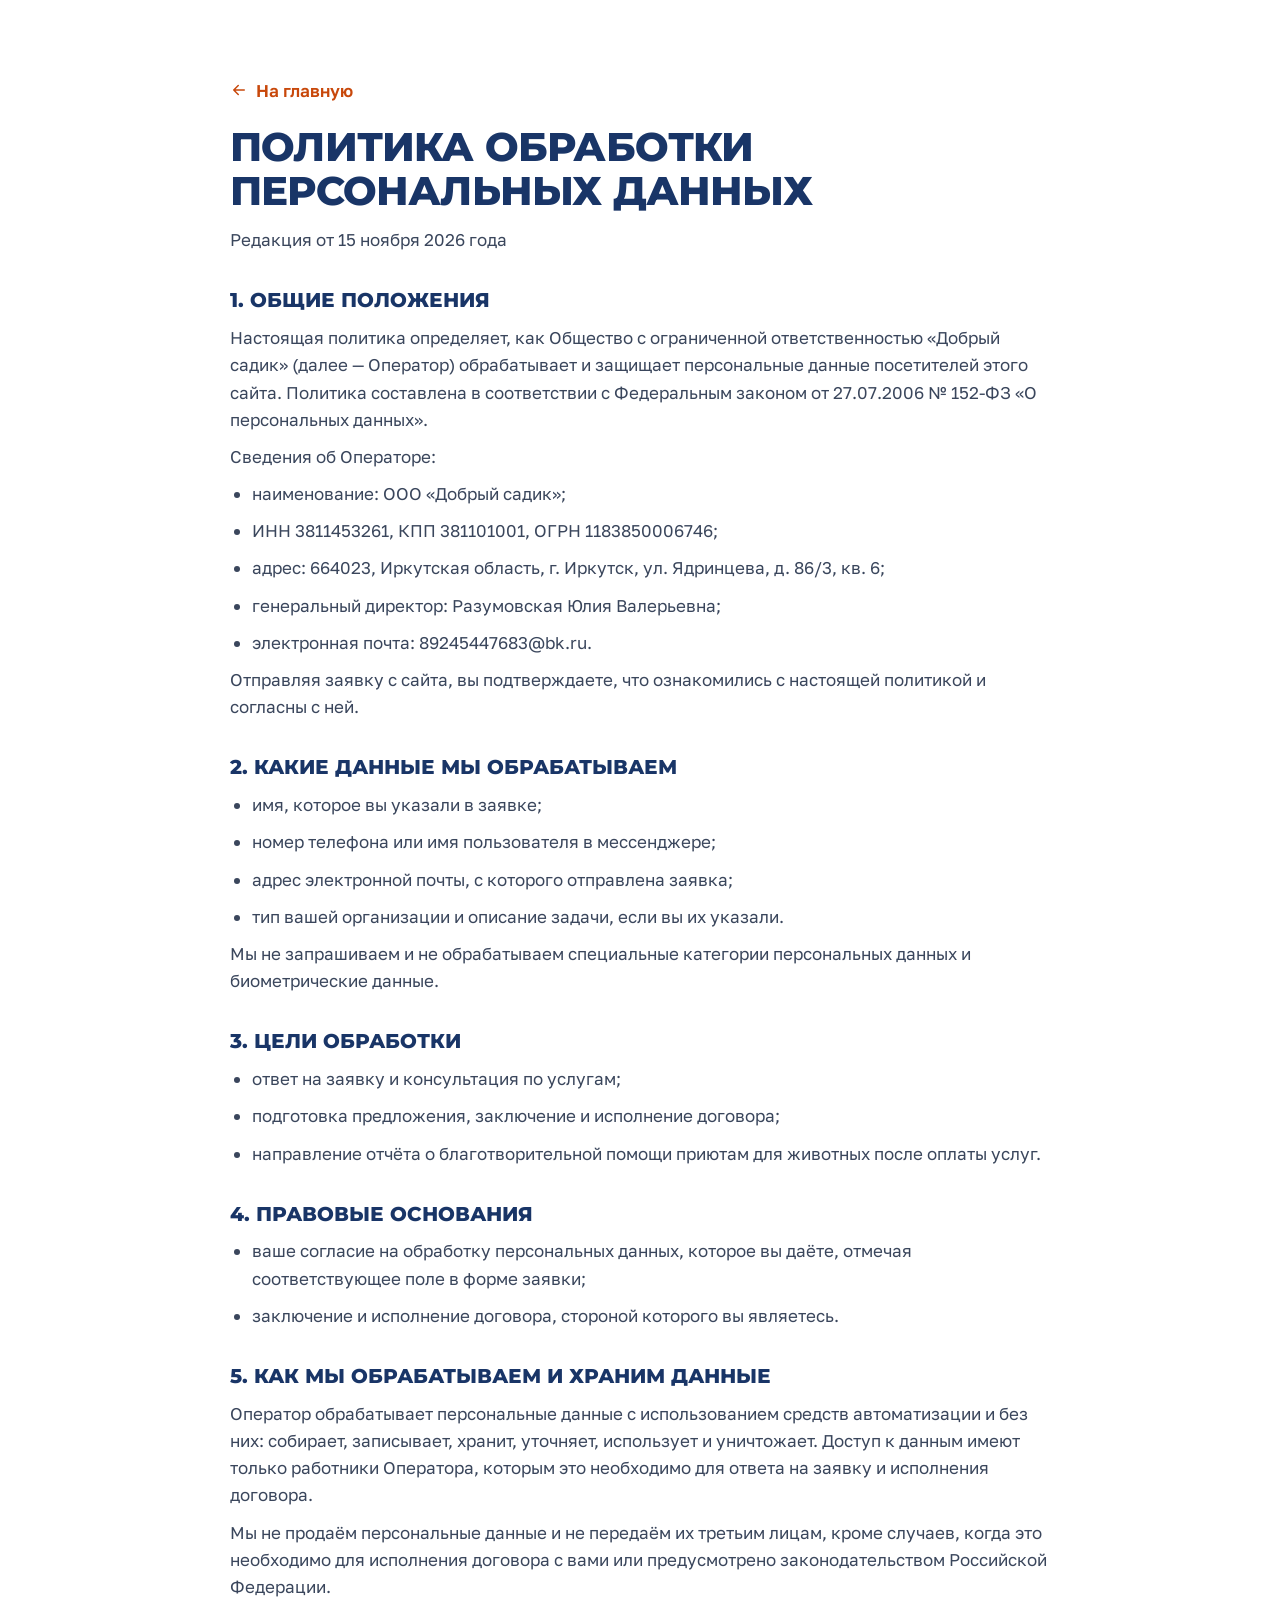
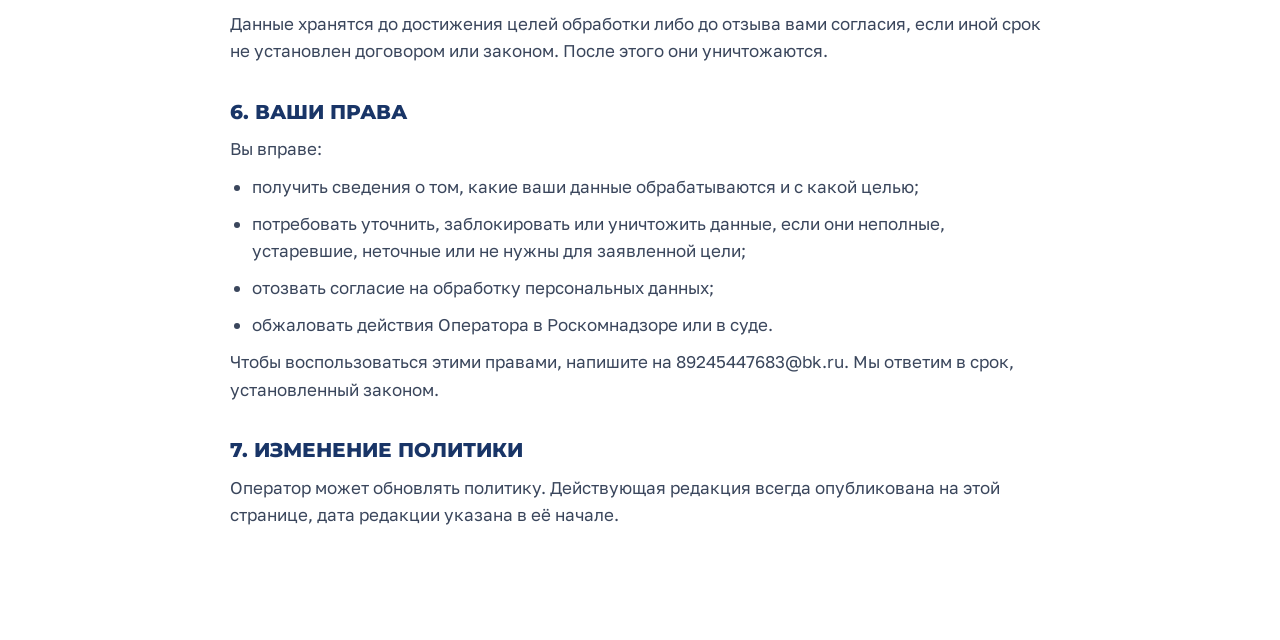
<file: privacy.html>
<!DOCTYPE html>
<html lang="ru">
<head>
<meta charset="utf-8">
<meta name="viewport" content="width=device-width, initial-scale=1">
<title>Политика обработки персональных данных — ООО «Добрый садик»</title>
<meta name="robots" content="noindex">
<link rel="icon" href="assets/favicon.svg" type="image/svg+xml">
<link rel="preconnect" href="https://fonts.googleapis.com">
<link rel="preconnect" href="https://fonts.gstatic.com" crossorigin>
<link href="https://fonts.googleapis.com/css2?family=Golos+Text:wght@400;500;600;700&family=Montserrat:wght@600;700;800;900&display=swap" rel="stylesheet">
<link rel="stylesheet" href="css/style.css">
</head>
<body>
<svg width="0" height="0" style="position:absolute" aria-hidden="true"><defs><symbol id="i-arrow" viewBox="0 0 24 24"><path d="M5 12h14M13 6l6 6-6 6"/></symbol></defs></svg>

<main class="legal">
  <div class="container">
    <a class="legal__back" href="index.html"><svg class="ico"><use href="#i-arrow"/></svg> На главную</a>
    <h1>Политика обработки персональных данных</h1>
    <p>Редакция от 15 ноября 2026 года</p>

    <h2>1. Общие положения</h2>
    <p>Настоящая политика определяет, как Общество с ограниченной ответственностью «Добрый садик» (далее — Оператор) обрабатывает и защищает персональные данные посетителей этого сайта. Политика составлена в соответствии с Федеральным законом от 27.07.2006 № 152-ФЗ «О персональных данных».</p>
    <p>Сведения об Операторе:</p>
    <ul>
      <li>наименование: ООО «Добрый садик»;</li>
      <li>ИНН 3811453261, КПП 381101001, ОГРН 1183850006746;</li>
      <li>адрес: 664023, Иркутская область, г. Иркутск, ул. Ядринцева, д. 86/3, кв. 6;</li>
      <li>генеральный директор: Разумовская Юлия Валерьевна;</li>
      <li>электронная почта: <a href="mailto:89245447683@bk.ru">89245447683@bk.ru</a>.</li>
    </ul>
    <p>Отправляя заявку с сайта, вы подтверждаете, что ознакомились с настоящей политикой и согласны с ней.</p>

    <h2>2. Какие данные мы обрабатываем</h2>
    <ul>
      <li>имя, которое вы указали в заявке;</li>
      <li>номер телефона или имя пользователя в мессенджере;</li>
      <li>адрес электронной почты, с которого отправлена заявка;</li>
      <li>тип вашей организации и описание задачи, если вы их указали.</li>
    </ul>
    <p>Мы не запрашиваем и не обрабатываем специальные категории персональных данных и биометрические данные.</p>

    <h2>3. Цели обработки</h2>
    <ul>
      <li>ответ на заявку и консультация по услугам;</li>
      <li>подготовка предложения, заключение и исполнение договора;</li>
      <li>направление отчёта о благотворительной помощи приютам для животных после оплаты услуг.</li>
    </ul>

    <h2>4. Правовые основания</h2>
    <ul>
      <li>ваше согласие на обработку персональных данных, которое вы даёте, отмечая соответствующее поле в форме заявки;</li>
      <li>заключение и исполнение договора, стороной которого вы являетесь.</li>
    </ul>

    <h2>5. Как мы обрабатываем и храним данные</h2>
    <p>Оператор обрабатывает персональные данные с использованием средств автоматизации и без них: собирает, записывает, хранит, уточняет, использует и уничтожает. Доступ к данным имеют только работники Оператора, которым это необходимо для ответа на заявку и исполнения договора.</p>
    <p>Мы не продаём персональные данные и не передаём их третьим лицам, кроме случаев, когда это необходимо для исполнения договора с вами или предусмотрено законодательством Российской Федерации.</p>
    <p>Данные хранятся до достижения целей обработки либо до отзыва вами согласия, если иной срок не установлен договором или законом. После этого они уничтожаются.</p>

    <h2>6. Ваши права</h2>
    <p>Вы вправе:</p>
    <ul>
      <li>получить сведения о том, какие ваши данные обрабатываются и с какой целью;</li>
      <li>потребовать уточнить, заблокировать или уничтожить данные, если они неполные, устаревшие, неточные или не нужны для заявленной цели;</li>
      <li>отозвать согласие на обработку персональных данных;</li>
      <li>обжаловать действия Оператора в Роскомнадзоре или в суде.</li>
    </ul>
    <p>Чтобы воспользоваться этими правами, напишите на <a href="mailto:89245447683@bk.ru">89245447683@bk.ru</a>. Мы ответим в срок, установленный законом.</p>

    <h2>7. Изменение политики</h2>
    <p>Оператор может обновлять политику. Действующая редакция всегда опубликована на этой странице, дата редакции указана в её начале.</p>
  </div>
</main>
</body>
</html>
</file>
<file: css/style.css>
/* ==========================================================================
   Юлия Разумовская — консалтинг для детских садов и школ
   ========================================================================== */

:root {
  --navy-950: #071226;
  --navy-900: #0b1b38;
  --navy-800: #11264d;
  --navy-700: #193567;
  --ink: #1e2a40;
  --muted: #627089;
  --orange: #f2682a;
  --orange-600: #d9500f;
  --orange-700: #c8480b;
  --orange-100: #ffeadd;
  --gold: #c9a36b;
  --cream: #faf6ef;
  --cream-200: #f2e9db;
  --white: #fff;
  --line: #e2e7f0;

  --radius: 22px;
  --shadow: 0 30px 60px -30px rgba(11, 27, 56, .35);
  --shadow-sm: 0 12px 30px -18px rgba(11, 27, 56, .35);

  --font-head: 'Montserrat', 'Segoe UI', Arial, sans-serif;
  --font-body: 'Golos Text', 'Segoe UI', system-ui, -apple-system, Arial, sans-serif;
  --font-accent: 'Playfair Display', Georgia, 'Times New Roman', serif;

  --ease: cubic-bezier(.2, .7, .2, 1);
  --header-h: 76px;
}

/* ---------- База ---------- */
*, *::before, *::after { box-sizing: border-box; }
html { scroll-behavior: smooth; scroll-padding-top: calc(var(--header-h) + 16px); -webkit-text-size-adjust: 100%; }
body {
  margin: 0;
  font: 400 17px/1.6 var(--font-body);
  color: var(--ink);
  background: var(--white);
  -webkit-font-smoothing: antialiased;
  text-rendering: optimizeLegibility;
}
img, svg { display: block; max-width: 100%; }
a { color: inherit; text-decoration: none; }
ul, ol { margin: 0; padding: 0; list-style: none; }
h1, h2, h3, p, figure, blockquote, fieldset { margin: 0; }
fieldset { border: 0; padding: 0; min-width: 0; }
button, input, select, textarea { font: inherit; color: inherit; }
button { background: none; border: 0; padding: 0; cursor: pointer; }
[hidden] { display: none !important; }
:focus-visible { outline: 3px solid var(--orange); outline-offset: 3px; border-radius: 6px; }
::selection { background: var(--orange); color: #fff; }

.container { width: min(100% - 48px, 1240px); margin-inline: auto; }

.skip { position: absolute; left: 16px; top: -60px; z-index: 100; background: var(--navy-800); color: #fff; padding: 10px 16px; border-radius: 10px; transition: top .2s; }
.skip:focus { top: 12px; }

.ico { width: 1.25em; height: 1.25em; flex: none; fill: none; stroke: currentColor; stroke-width: 2; stroke-linecap: round; stroke-linejoin: round; }
.ico-paw { width: 1.2em; height: 1.2em; flex: none; fill: currentColor; }

/* ---------- Типографика ---------- */
h1, h2, h3 { font-family: var(--font-head); color: var(--navy-700); text-wrap: balance; }
h2 {
  font-weight: 800;
  font-size: clamp(25px, 1.7vw + 17px, 42px);
  line-height: 1.14;
  letter-spacing: -.012em;
  text-transform: uppercase;
}
h1 em, h2 em, .manifest em {
  font-family: var(--font-accent);
  font-style: italic;
  font-weight: 500;
  text-transform: none;
  letter-spacing: -.01em;
  color: var(--orange);
  font-size: 1.12em;
  line-height: 1;
}
h3 { font-weight: 700; font-size: 19px; line-height: 1.25; }
.lead { font-size: clamp(17px, .4vw + 15.500px, 20px); line-height: 1.55; color: var(--muted); max-width: 44em; }

.eyebrow {
  display: inline-flex; align-items: center; gap: 12px;
  font: 700 12.500px/1 var(--font-head);
  letter-spacing: .16em; text-transform: uppercase;
  color: var(--orange-700);
  margin-bottom: 18px;
}
.eyebrow::before { content: ""; width: 34px; height: 2px; background: currentColor; }
.eyebrow--light { color: #ffb48c; }

/* ---------- Кнопки ---------- */
.btn {
  display: inline-flex; align-items: center; justify-content: center; gap: 10px;
  padding: 15px 22px;
  border-radius: 14px;
  font: 700 13px/1 var(--font-head);
  letter-spacing: .07em; text-transform: uppercase; white-space: nowrap;
  transition: transform .25s var(--ease), background-color .25s, color .25s, box-shadow .25s, border-color .25s;
}
.btn .ico { transition: transform .3s var(--ease); }
.btn:hover .ico { transform: translateX(4px); }
.btn--primary { background: var(--orange-600); color: #fff; box-shadow: 0 16px 30px -14px rgba(217, 80, 15, .85); }
.btn--primary:hover { background: var(--orange-700); transform: translateY(-2px); box-shadow: 0 22px 36px -14px rgba(217, 80, 15, .9); }
.btn--ghost { border: 2px solid var(--navy-700); color: var(--navy-700); padding: 13px 20px; }
.btn--ghost:hover { background: var(--navy-700); color: #fff; }
.btn--link { padding: 8px 2px; border-radius: 0; color: var(--navy-700); box-shadow: inset 0 -2px 0 var(--navy-700); }
.btn--link:hover { color: var(--orange-700); box-shadow: inset 0 -2px 0 var(--orange-700); }
.btn--lg { padding: 19px 28px; font-size: 14px; border-radius: 16px; }
.btn--block { width: 100%; }

/* ---------- Шапка ---------- */
.header {
  position: sticky; top: 0; z-index: 60;
  background: rgba(255, 255, 255, .88);
  -webkit-backdrop-filter: saturate(1.5) blur(16px); backdrop-filter: saturate(1.5) blur(16px);
  border-bottom: 1px solid transparent;
  transition: border-color .3s, box-shadow .3s;
}
.header.is-scrolled { border-color: var(--line); box-shadow: 0 14px 30px -24px rgba(11, 27, 56, .5); }
.header__in { display: flex; align-items: center; gap: 28px; height: var(--header-h); }

.logo { display: inline-flex; align-items: center; gap: 12px; flex: none; }
.logo__mark {
  display: grid; place-items: center; width: 46px; height: 46px; border-radius: 50%;
  background: var(--navy-800); color: #fff;
  font: 800 15px/1 var(--font-head); letter-spacing: .02em;
  box-shadow: inset 0 0 0 2px var(--navy-800), inset 0 0 0 3.500px var(--gold);
}
.logo__text { display: grid; line-height: 1.15; }
.logo__text b { font: 800 16px/1.15 var(--font-head); color: var(--navy-700); letter-spacing: -.005em; }
.logo__text i { font-style: normal; font-size: 12px; color: var(--muted); letter-spacing: .02em; }
.logo--light .logo__mark { background: var(--orange-600); box-shadow: none; }
.logo--light .logo__text b { color: #fff; }
.logo--light .logo__text i { color: rgba(255, 255, 255, .6); }

.nav { display: flex; gap: clamp(14px, 1.700vw, 28px); margin-left: auto; }
.nav a { position: relative; font-size: 15px; font-weight: 500; color: var(--navy-700); padding: 8px 0; white-space: nowrap; }
.nav a::after { content: ""; position: absolute; left: 0; right: 0; bottom: 2px; height: 2px; background: var(--orange); transform: scaleX(0); transform-origin: left; transition: transform .3s var(--ease); }
.nav a:hover::after, .nav a.is-active::after { transform: scaleX(1); }

.burger { display: none; width: 46px; height: 46px; border-radius: 12px; border: 2px solid var(--navy-700); position: relative; flex: none; }
.burger span { position: absolute; left: 11px; right: 11px; height: 2px; background: var(--navy-700); border-radius: 2px; transition: transform .3s var(--ease), opacity .2s, top .3s var(--ease); }
.burger span:nth-child(1) { top: 14px; }
.burger span:nth-child(2) { top: 20px; }
.burger span:nth-child(3) { top: 26px; }
.burger[aria-expanded="true"] span:nth-child(1) { top: 20px; transform: rotate(45deg); }
.burger[aria-expanded="true"] span:nth-child(2) { opacity: 0; }
.burger[aria-expanded="true"] span:nth-child(3) { top: 20px; transform: rotate(-45deg); }

.mnav {
  position: fixed; inset: var(--header-h) 0 0 0; z-index: 55;
  background: var(--white);
  padding: 20px 24px 32px;
  display: flex; flex-direction: column; gap: 22px;
  overflow-y: auto;
  animation: mnav-in .3s var(--ease);
}
@keyframes mnav-in { from { opacity: 0; transform: translateY(-10px); } }
.mnav nav { display: grid; }
.mnav nav a { padding: 15px 0; border-bottom: 1px solid var(--line); font: 700 19px/1.2 var(--font-head); color: var(--navy-700); }
.mnav__note { display: flex; align-items: center; gap: 10px; color: var(--muted); font-size: 15px; }
.mnav__note .ico-paw { color: var(--orange); }

/* ---------- Hero ---------- */
.hero { position: relative; padding: clamp(28px, 4.500vw, 60px) 0 clamp(56px, 7vw, 100px); overflow: hidden; }
.hero::before {
  content: ""; position: absolute; right: -12vw; top: -18vw; width: 62vw; height: 62vw; max-width: 980px; max-height: 980px;
  background: radial-gradient(closest-side, var(--cream) 0%, rgba(250, 246, 239, 0) 100%);
  pointer-events: none;
}
.hero__grid { position: relative; display: grid; grid-template-columns: minmax(0, 1.180fr) minmax(0, .82fr); gap: clamp(28px, 4vw, 72px); align-items: center; }

.pill {
  display: inline-flex; align-items: center; gap: 10px;
  padding: 9px 16px 9px 12px; border-radius: 999px;
  background: var(--orange-100); color: var(--orange-700);
  font-size: 14.500px; font-weight: 600; line-height: 1.25;
  transition: background-color .25s, transform .25s var(--ease);
}
.pill:hover { background: #ffdcc8; transform: translateY(-2px); }
.pill .ico-paw { width: 22px; height: 22px; }
.pill .ico { width: 16px; height: 16px; }

h1 {
  margin-top: 26px;
  font-weight: 800;
  font-size: clamp(30px, 3.900vw + 14px, 64px);
  line-height: 1.04;
  letter-spacing: -.02em;
  text-transform: uppercase;
}
.h1__line { display: block; }
h1 em { display: block; margin-top: .12em; font-size: 1.08em; line-height: 1.05; padding-bottom: .08em; }

.hero__lead { margin-top: 24px; max-width: 34em; font-size: clamp(17px, .5vw + 15.500px, 20px); line-height: 1.55; color: var(--muted); }

.tags { display: flex; flex-wrap: wrap; gap: 8px; margin-top: 26px; max-width: 620px; }
.tags a {
  display: block; padding: 9px 14px; border: 1.500px solid #c9d2e3; border-radius: 10px;
  font: 600 11.500px/1 var(--font-head); letter-spacing: .08em; text-transform: uppercase; color: var(--navy-700);
  transition: border-color .25s, background-color .25s, color .25s, transform .25s var(--ease);
}
.tags a:hover { border-color: var(--navy-700); background: var(--navy-700); color: #fff; transform: translateY(-2px); }

.hero__cta { display: flex; flex-wrap: wrap; align-items: center; gap: 14px 28px; margin-top: 34px; }

.hero__visual { position: relative; justify-self: center; width: min(100%, 460px); aspect-ratio: 46 / 60; }
.hero__dots {
  position: absolute; inset: -4% -16% 6% -16%; border-radius: 50%;
  color: var(--navy-700);
  background-image: radial-gradient(currentColor 1.600px, transparent 2.100px);
  background-size: 17px 17px;
  opacity: .3;
  -webkit-mask-image: radial-gradient(closest-side, #000 52%, transparent 100%); mask-image: radial-gradient(closest-side, #000 52%, transparent 100%);
  animation: spin 120s linear infinite;
}
.hero__arc { position: absolute; inset: 3% 7% 0 7%; border: 1.500px solid var(--gold); border-radius: 999px 999px 30px 30px; transform: translate(-16px, -14px); }
.hero__photo {
  position: absolute; inset: 3% 7% 0 7%;
  border-radius: 999px 999px 30px 30px; overflow: hidden;
  background: var(--cream-200);
  box-shadow: 0 50px 80px -46px rgba(11, 27, 56, .6);
}
.hero__photo img { width: 100%; height: 100%; object-fit: cover; object-position: 50% 6%; }

.hero__badge { position: absolute; right: -3%; top: 9%; width: 128px; height: 128px; border-radius: 50%; background: var(--orange); color: #fff; display: grid; place-items: center; box-shadow: 0 20px 40px -16px rgba(217, 80, 15, .8); }
.hero__badge-text { position: absolute; inset: 0; width: 100%; height: 100%; animation: spin 22s linear infinite; }
.hero__badge-text text { font: 700 12.500px var(--font-head); letter-spacing: .08em; fill: #fff; }
.hero__badge-paw { width: 44px; height: 44px; fill: #fff; transform: rotate(14deg); }

.hero__card {
  position: absolute; left: -6%; bottom: 7%;
  padding: 16px 22px 16px 20px;
  background: #fff; border-radius: 18px; border-left: 4px solid var(--orange);
  box-shadow: var(--shadow);
  display: grid; gap: 4px;
}
.hero__card b { font: 800 17px/1.2 var(--font-head); color: var(--navy-700); }
.hero__card span { font-size: 13.500px; line-height: 1.35; color: var(--muted); }

@keyframes spin { to { transform: rotate(360deg); } }

/* ---------- Цифры ---------- */
.stats { position: relative; background: var(--navy-800); color: #fff; overflow: hidden; }
.stats::after {
  content: ""; position: absolute; right: -80px; top: -120px; width: 420px; height: 420px; border-radius: 50%;
  background-image: radial-gradient(rgba(255, 255, 255, .5) 1.500px, transparent 2px); background-size: 16px 16px;
  -webkit-mask-image: radial-gradient(closest-side, #000 20%, transparent 100%); mask-image: radial-gradient(closest-side, #000 20%, transparent 100%);
  opacity: .35; pointer-events: none;
}
.stats__in { position: relative; z-index: 1; display: grid; grid-template-columns: 260px 1fr; align-items: stretch; }
.stats__label { position: relative; display: flex; align-items: center; padding: 34px 0; }
.stats__label::before { content: ""; position: absolute; inset: 0 -8px 0 -100vw; background: var(--orange); transform: skewX(-16deg); transform-origin: 100% 100%; }
.stats__label span { position: relative; font: 800 clamp(22px, 2vw, 30px)/1.1 var(--font-head); letter-spacing: .01em; text-transform: uppercase; }
.stats__list { display: grid; grid-template-columns: repeat(4, 1fr); padding: 34px 0 34px 64px; }
.stats__list li { padding: 2px 22px; border-left: 1px solid rgba(255, 255, 255, .16); display: grid; gap: 8px; align-content: start; }
.stats__list li:first-child { border-left: 0; padding-left: 0; }
.stats__list b { font: 800 clamp(34px, 3.200vw, 50px)/1 var(--font-head); letter-spacing: -.02em; font-variant-numeric: tabular-nums; }
.stats__list li:last-child b { color: #ff9a66; }
.stats__list li > span { font-size: 14.500px; line-height: 1.4; color: rgba(255, 255, 255, .72); }

/* ---------- Секции ---------- */
.section { position: relative; padding: clamp(72px, 9vw, 130px) 0; overflow-x: hidden; }
@supports (overflow: clip) { .section { overflow-x: clip; } }
.section--tight-top { padding-top: clamp(24px, 3vw, 40px); }
.section--cream { background: var(--cream); }
.section--navy {
  background:
    radial-gradient(900px 500px at 88% -10%, rgba(242, 104, 42, .2), transparent 62%),
    radial-gradient(700px 520px at -6% 108%, rgba(60, 110, 200, .25), transparent 62%),
    var(--navy-900);
  color: rgba(255, 255, 255, .82);
}
.section--navy h2, .section--navy h3 { color: #fff; }
.section--navy .lead { color: rgba(255, 255, 255, .72); }
.section--navy .eyebrow { color: #ffb48c; }

.shead { position: relative; z-index: 0; padding-top: clamp(30px, 5vw, 72px); margin-bottom: clamp(36px, 4.500vw, 60px); }
.shead h2 { max-width: 20em; }
.shead .lead { margin-top: 20px; }
.shead--center { text-align: center; }
.shead--center h2, .shead--center .lead { margin-inline: auto; }
.shead--center h2 { max-width: 23em; }
.shead__ghost {
  position: absolute; z-index: -1; top: 0; left: -.04em;
  font: 900 clamp(76px, 13.500vw, 196px)/.8 var(--font-head); letter-spacing: -.04em; white-space: nowrap;
  color: rgba(25, 53, 103, .05);
  pointer-events: none; user-select: none;
}
.shead--center .shead__ghost { left: 50%; transform: translateX(-50%); }
.section--cream .shead__ghost { color: rgba(140, 100, 40, .08); }
.section--navy .shead__ghost { color: rgba(255, 255, 255, .045); }

/* ---------- О Юлии ---------- */
.about { padding: clamp(56px, 7vw, 100px) 0; }
.about__grid { display: grid; grid-template-columns: minmax(0, 1.100fr) minmax(0, .9fr); gap: clamp(28px, 5vw, 80px); align-items: center; }
.about .shead { margin-bottom: 0; }
.creds { display: grid; gap: 16px; }
.cred { display: flex; gap: 20px; align-items: flex-start; padding: 26px; background: #fff; border: 1px solid #efe6d8; border-radius: var(--radius); transition: transform .35s var(--ease), box-shadow .35s; }
.cred:hover { transform: translateY(-4px); box-shadow: var(--shadow-sm); }
.cred__ico { flex: none; display: grid; place-items: center; width: 58px; height: 58px; border-radius: 18px; background: var(--navy-800); color: #fff; font-size: 23px; }
.cred__tag { font: 700 11.500px/1 var(--font-head); letter-spacing: .16em; text-transform: uppercase; color: var(--orange-700); margin-bottom: 9px; }
.cred h3 { font-size: clamp(19px, 1.600vw, 22px); font-weight: 800; margin-bottom: 6px; }
.cred p:last-child { font-size: 15.500px; line-height: 1.5; color: var(--muted); }

/* ---------- Дипломы и награды ---------- */
.awards { margin-top: clamp(44px, 5.500vw, 72px); }
.awards__head { display: flex; align-items: flex-end; justify-content: space-between; gap: 20px; margin-bottom: 22px; }
.awards__head .eyebrow { margin-bottom: 12px; }
.awards__title { font-size: clamp(21px, 1.900vw, 27px); font-weight: 800; }
.awards__hint { margin-top: 8px; font-size: 15.500px; color: var(--muted); }
.awards__nav { display: flex; gap: 10px; flex: none; }
.awards__btn { display: grid; place-items: center; width: 50px; height: 50px; border-radius: 50%; border: 2px solid var(--navy-700); color: var(--navy-700); transition: background-color .25s, color .25s, opacity .25s; }
.awards__btn--prev .ico { transform: rotate(180deg); }
.awards__btn:hover:not(:disabled) { background: var(--navy-700); color: #fff; }
.awards__btn:disabled { opacity: .28; cursor: default; }

.awards__track { display: flex; gap: 18px; overflow-x: auto; scroll-snap-type: x proximity; padding: 8px 2px 20px; scrollbar-width: thin; scrollbar-color: #d8c9ae transparent; }
.awards__track > li { flex: none; width: clamp(218px, 20vw, 258px); scroll-snap-align: start; }
.award { display: flex; flex-direction: column; width: 100%; height: 100%; padding: 12px 12px 18px; text-align: left; background: #fff; border: 1px solid #efe6d8; border-radius: 20px; transition: transform .35s var(--ease), box-shadow .35s, border-color .35s; }
.award:hover { transform: translateY(-6px); box-shadow: var(--shadow); border-color: transparent; }
.award__img { position: relative; display: block; aspect-ratio: 4 / 5; padding: 12px; margin-bottom: 14px; border-radius: 12px; background: var(--cream-200); overflow: hidden; }
.award__img img { width: 100%; height: 100%; object-fit: contain; filter: drop-shadow(0 8px 12px rgba(11, 27, 56, .28)); transition: transform .5s var(--ease); }
.award:hover .award__img img { transform: scale(1.040); }
.award__img::after {
  content: ""; position: absolute; right: 10px; bottom: 10px; width: 36px; height: 36px; border-radius: 50%;
  background: var(--orange-600) url("data:image/svg+xml,%3Csvg xmlns='http://www.w3.org/2000/svg' viewBox='0 0 24 24' fill='none' stroke='%23fff' stroke-width='2.200' stroke-linecap='round'%3E%3Ccircle cx='11' cy='11' r='6'/%3E%3Cpath d='M15.500 15.500 20 20M11 8.500v5M8.500 11h5'/%3E%3C/svg%3E") center / 20px no-repeat;
  opacity: 0; transform: scale(.7); transition: opacity .3s, transform .3s var(--ease);
}
.award:hover .award__img::after, .award:focus-visible .award__img::after { opacity: 1; transform: none; }
.award__meta { display: flex; justify-content: space-between; gap: 10px; margin-bottom: 8px; font: 700 11px/1 var(--font-head); letter-spacing: .14em; text-transform: uppercase; }
.award__meta b { color: var(--orange-700); font-weight: 700; }
.award__meta i { font-style: normal; color: var(--muted); }
.award__title { margin-bottom: 6px; font: 700 16px/1.25 var(--font-head); color: var(--navy-700); }
.award__sub { font-size: 13.500px; line-height: 1.4; color: var(--muted); }

html:has(dialog[open]) { overflow: hidden; }
.lightbox { width: 100vw; height: 100vh; height: 100dvh; max-width: none; max-height: none; margin: 0; padding: 0; border: 0; background: transparent; overflow: hidden; }
.lightbox::backdrop { background: rgba(7, 18, 38, .9); -webkit-backdrop-filter: blur(6px); backdrop-filter: blur(6px); }
.lightbox__in { display: grid; grid-template-rows: minmax(0, 1fr) auto; justify-items: center; gap: 16px; height: 100%; padding: 26px 84px 22px; }
.lightbox__img { width: 100%; height: 100%; min-height: 0; object-fit: contain; filter: drop-shadow(0 30px 50px rgba(0, 0, 0, .55)); }
.lightbox__cap { display: grid; gap: 4px; max-width: 46em; text-align: center; color: #fff; }
.lightbox__cap b { font: 700 18px/1.25 var(--font-head); }
.lightbox__cap span { font-size: 14.500px; line-height: 1.4; color: rgba(255, 255, 255, .72); }
.lightbox__count { font-style: normal; font: 700 11.500px/1 var(--font-head); letter-spacing: .14em; color: #ffb48c; margin-top: 4px; }
.lightbox__btn { position: absolute; display: grid; place-items: center; width: 52px; height: 52px; border-radius: 50%; background: rgba(255, 255, 255, .12); color: #fff; font-size: 18px; transition: background-color .25s; }
.lightbox__btn:hover { background: var(--orange-600); }
.lightbox__close { top: 16px; right: 16px; }
.lightbox__close .ico { transform: rotate(45deg); }
.lightbox__prev, .lightbox__next { top: 50%; margin-top: -26px; }
.lightbox__prev { left: 16px; }
.lightbox__prev .ico { transform: rotate(180deg); }
.lightbox__next { right: 16px; }

/* ---------- Для кого ---------- */
.aud { display: grid; grid-template-columns: repeat(4, 1fr); gap: 20px; }
.aud__item { padding: 28px 24px 26px; border-radius: var(--radius); background: var(--cream); transition: transform .35s var(--ease), background-color .35s, box-shadow .35s; }
.aud__item:hover { transform: translateY(-6px); background: #fff; box-shadow: var(--shadow); }
.aud__ico { display: grid; place-items: center; width: 54px; height: 54px; border-radius: 16px; background: #fff; color: var(--orange-600); font-size: 21px; box-shadow: var(--shadow-sm); margin-bottom: 20px; transition: background-color .35s, color .35s; }
.aud__item:hover .aud__ico { background: var(--orange-600); color: #fff; }
.aud__item h3 { margin-bottom: 8px; }
.aud__item p { font-size: 15.500px; line-height: 1.5; color: var(--muted); }

.fit {
  position: relative; overflow: hidden;
  margin-top: 28px; padding: clamp(28px, 4vw, 52px);
  border-radius: 30px; background: var(--navy-800); color: #fff;
  display: grid; grid-template-columns: minmax(0, .8fr) minmax(0, 2fr); gap: clamp(24px, 4vw, 60px); align-items: start;
}
.fit::before {
  content: ""; position: absolute; left: -110px; bottom: -150px; width: 380px; height: 380px; border-radius: 50%;
  background-image: radial-gradient(rgba(255, 255, 255, .55) 1.500px, transparent 2px); background-size: 15px 15px;
  -webkit-mask-image: radial-gradient(closest-side, #000 20%, transparent 100%); mask-image: radial-gradient(closest-side, #000 20%, transparent 100%);
  opacity: .3;
}
.fit__head { position: relative; display: grid; gap: 6px; justify-items: start; }
.fit__head .eyebrow { margin-bottom: 8px; }
.fit__head h3 { color: #fff; font-weight: 800; font-size: clamp(24px, 2.200vw, 32px); text-transform: uppercase; line-height: 1.12; margin-bottom: 22px; }
.fit__list { position: relative; display: grid; grid-template-columns: 1fr 1fr; gap: 14px 32px; }
.fit__list li { display: flex; gap: 14px; align-items: flex-start; padding: 16px 0; border-top: 1px solid rgba(255, 255, 255, .14); font-size: 16px; line-height: 1.45; color: rgba(255, 255, 255, .88); }
.fit__list .ico { margin-top: 1px; width: 26px; height: 26px; padding: 5px; border-radius: 50%; background: var(--orange); color: #fff; stroke-width: 2.800; }

/* ---------- Услуги ---------- */
.cards { display: grid; grid-template-columns: repeat(3, 1fr); gap: 22px; }
.card {
  position: relative; overflow: hidden;
  display: flex; flex-direction: column;
  padding: 32px 28px 28px;
  background: #fff; border: 1px solid var(--line); border-radius: var(--radius);
  transition: transform .4s var(--ease), box-shadow .4s, border-color .4s;
}
.card::after { content: ""; position: absolute; left: 0; right: 0; bottom: 0; height: 4px; background: var(--orange); transform: scaleX(0); transform-origin: left; transition: transform .5s var(--ease); }
.card:hover { transform: translateY(-8px); box-shadow: var(--shadow); border-color: transparent; }
.card:hover::after { transform: scaleX(1); }
.card__num { position: absolute; top: 20px; right: 24px; font: 900 54px/1 var(--font-head); letter-spacing: -.03em; color: transparent; -webkit-text-stroke: 1.500px rgba(25, 53, 103, .16); transition: -webkit-text-stroke-color .4s; }
.card:hover .card__num { -webkit-text-stroke-color: var(--orange); }
.card__ico { display: grid; place-items: center; width: 58px; height: 58px; border-radius: 18px; background: var(--orange-100); color: var(--orange-600); font-size: 23px; margin-bottom: 22px; transition: transform .45s var(--ease), background-color .35s, color .35s; }
.card:hover .card__ico { background: var(--orange-600); color: #fff; transform: rotate(-8deg) scale(1.060); }
.card h3 { font-size: 20px; margin-bottom: 10px; }
.card > p { font-size: 15.500px; line-height: 1.55; color: var(--muted); }
.card__list { margin: 18px 0 24px; display: grid; gap: 9px; }
.card__list li { position: relative; padding-left: 22px; font-size: 15px; line-height: 1.4; }
.card__list li::before { content: ""; position: absolute; left: 0; top: .5em; width: 9px; height: 9px; border-radius: 50%; border: 2px solid var(--orange); }
.card__link { margin-top: auto; display: inline-flex; align-items: center; gap: 8px; font: 700 12.500px/1 var(--font-head); letter-spacing: .08em; text-transform: uppercase; color: var(--navy-700); }
.card__link .ico { width: 18px; height: 18px; transition: transform .3s var(--ease); }
.card__link:hover { color: var(--orange-700); }
.card__link:hover .ico { transform: translateX(5px); }
.card__link::before { content: ""; position: absolute; inset: 0; }
.card--accent { background: var(--navy-800); border-color: var(--navy-800); color: #fff; }
.card--accent h3 { color: #fff; }
.card--accent > p { color: rgba(255, 255, 255, .74); }
.card--accent .card__num { -webkit-text-stroke-color: rgba(255, 255, 255, .22); }
.card--accent .card__ico { background: var(--orange-600); color: #fff; }
.card--accent .card__link { color: #ffb48c; }
.card--accent .card__link:hover { color: #fff; }

/* ---------- Документация ---------- */
.explorer {
  display: grid; grid-template-columns: 330px minmax(0, 1fr);
  background: #fff; border: 1px solid #e9dfce; border-radius: 26px; overflow: hidden;
  box-shadow: 0 50px 90px -50px rgba(90, 60, 20, .45);
}
.explorer__bar { grid-column: 1 / -1; display: flex; align-items: center; gap: 16px; padding: 14px 20px; background: var(--navy-800); color: rgba(255, 255, 255, .7); font-size: 14px; }
.explorer__dots { display: inline-flex; gap: 7px; }
.explorer__dots i { width: 11px; height: 11px; border-radius: 50%; background: rgba(255, 255, 255, .25); }
.explorer__dots i:first-child { background: var(--orange); }
.explorer__path { min-width: 0; white-space: nowrap; overflow: hidden; text-overflow: ellipsis; }
.explorer__path b { color: rgba(255, 255, 255, .35); margin: 0 4px; }
.explorer__path > span { color: #fff; font-weight: 600; }
.explorer__total { margin-left: auto; flex: none; font: 700 11.500px/1 var(--font-head); letter-spacing: .1em; text-transform: uppercase; padding: 7px 11px; border-radius: 999px; background: rgba(255, 255, 255, .1); color: #fff; }

.explorer__side { display: flex; flex-direction: column; gap: 3px; padding: 14px; background: #fbf9f5; border-right: 1px solid #efe6d8; }
.ftab { display: flex; align-items: center; gap: 12px; width: 100%; padding: 10px 12px; border-radius: 12px; text-align: left; font-size: 15px; font-weight: 500; line-height: 1.25; color: var(--ink); transition: background-color .2s, color .2s; }
.ftab:hover { background: #f1eadd; }
.ftab__n { flex: none; width: 30px; height: 30px; display: grid; place-items: center; border-radius: 9px; background: #fff; border: 1px solid #e9dfce; font: 700 12px/1 var(--font-head); color: var(--navy-700); }
.ftab__c { margin-left: auto; flex: none; min-width: 28px; text-align: center; padding: 4px 7px; border-radius: 999px; background: var(--orange-100); color: var(--orange-700); font: 700 12px/1 var(--font-head); }
.ftab[aria-selected="true"] { background: var(--navy-800); color: #fff; }
.ftab[aria-selected="true"] .ftab__n { background: var(--orange-600); border-color: var(--orange-600); color: #fff; }
.ftab[aria-selected="true"] .ftab__c { background: rgba(255, 255, 255, .14); color: #fff; }

.explorer__main { padding: clamp(22px, 2.800vw, 36px); min-width: 0; }
.fpanel.is-active { animation: panel-in .45s var(--ease); }
@keyframes panel-in { from { opacity: 0; transform: translateY(10px); } }
.fpanel__head { display: flex; flex-wrap: wrap; align-items: center; gap: 10px 16px; margin-bottom: 10px; }
.fpanel__head h3 { font-size: clamp(20px, 1.800vw, 26px); font-weight: 800; }
.chip { display: inline-block; padding: 6px 12px; border-radius: 999px; background: var(--orange-100); color: var(--orange-700); font-size: 13px; font-weight: 600; line-height: 1.25; }
.fpanel__desc { color: var(--muted); max-width: 46em; margin-bottom: 20px; }
.doclist { columns: 2; column-gap: 32px; }
.doclist--3 { columns: 3; }
.doclist li {
  position: relative; break-inside: avoid;
  padding: 10px 0 10px 32px; border-bottom: 1px dashed #e6dccb;
  font-size: 15px; line-height: 1.4;
}
.doclist li::before {
  content: ""; position: absolute; left: 0; top: 9px; width: 22px; height: 22px;
  background: url("data:image/svg+xml,%3Csvg xmlns='http://www.w3.org/2000/svg' viewBox='0 0 24 24' fill='none' stroke='%23d9500f' stroke-width='1.700' stroke-linecap='round' stroke-linejoin='round'%3E%3Cpath d='M7 3h7l5 5v12a1 1 0 0 1-1 1H7a1 1 0 0 1-1-1V4a1 1 0 0 1 1-1z'/%3E%3Cpath d='M14 3v5h5M9 13h6M9 17h4'/%3E%3C/svg%3E") center / contain no-repeat;
}

.adapt { display: grid; grid-template-columns: minmax(0, 1.150fr) minmax(0, 1fr); gap: clamp(28px, 4vw, 64px); margin-top: clamp(44px, 5vw, 72px); align-items: start; }
.adapt__steps { counter-reset: st; display: grid; gap: 4px; }
.adapt__steps li { counter-increment: st; position: relative; padding: 0 0 26px 68px; }
.adapt__steps li::before { content: counter(st); position: absolute; left: 0; top: -4px; width: 46px; height: 46px; border-radius: 50%; display: grid; place-items: center; background: var(--navy-800); color: #fff; font: 800 17px/1 var(--font-head); }
.adapt__steps li::after { content: ""; position: absolute; left: 22px; top: 48px; bottom: 2px; border-left: 2px dashed #d8c9ae; }
.adapt__steps li:last-child { padding-bottom: 0; }
.adapt__steps li:last-child::after { display: none; }
.adapt__steps b { display: block; font: 700 19px/1.25 var(--font-head); color: var(--navy-700); margin-bottom: 6px; }
.adapt__steps span { color: var(--muted); font-size: 16px; line-height: 1.5; }
.adapt__feats { display: grid; grid-template-columns: 1fr 1fr; gap: 14px; }
.adapt__feats li { display: flex; gap: 12px; padding: 18px; border-radius: 18px; background: #fff; border: 1px solid #efe6d8; }
.adapt__feats .ico { color: var(--orange-600); width: 22px; height: 22px; margin-top: 1px; stroke-width: 2.600; }
.adapt__feats b { display: block; font: 700 15.500px/1.25 var(--font-head); color: var(--navy-700); margin-bottom: 4px; }
.adapt__feats span { font-size: 14.500px; line-height: 1.4; color: var(--muted); }
.adapt__feats .adapt__cta { grid-column: 1 / -1; padding: 0; border: 0; background: none; margin-top: 6px; }

/* ---------- Digital ---------- */
.digital { display: grid; grid-template-columns: minmax(0, .95fr) minmax(0, 1.050fr); gap: clamp(32px, 5vw, 80px); align-items: start; }
.digital__left { position: sticky; top: calc(var(--header-h) + 24px); }
.digital__left .shead { margin-bottom: 32px; }

.chat { max-width: 500px; border-radius: 24px; background: #fff; border: 1px solid var(--line); box-shadow: var(--shadow); overflow: hidden; }
.chat__bar { display: flex; align-items: center; gap: 12px; padding: 13px 18px; background: var(--navy-800); color: #fff; font-size: 14px; }
.chat__bar b { font: 700 13px/1 var(--font-head); letter-spacing: .04em; }
.chat__bar > i { margin-left: auto; font-style: normal; font-size: 12.500px; color: rgba(255, 255, 255, .6); }
.chat__body { display: grid; gap: 14px; padding: 22px 20px 24px; background: linear-gradient(#fff, #fafbfd); }
.msg { max-width: 88%; padding: 13px 16px; border-radius: 18px; font-size: 15.500px; line-height: 1.45; }
.msg--user { justify-self: end; background: var(--navy-700); color: #fff; border-bottom-right-radius: 6px; }
.msg--ai { justify-self: start; background: var(--cream); border: 1px solid #efe6d8; border-bottom-left-radius: 6px; min-width: 76px; }
.msg--ai ul { margin: 8px 0 10px; display: grid; gap: 5px; }
.msg--ai li { position: relative; padding-left: 16px; }
.msg--ai li::before { content: ""; position: absolute; left: 2px; top: .58em; width: 6px; height: 6px; border-radius: 50%; background: var(--orange); }
.msg--ai mark { background: linear-gradient(transparent 55%, #ffd2b8 55%); color: var(--navy-700); font-weight: 700; padding: 0 2px; }
.msg__src { font-size: 12.500px; color: var(--muted); }
.msg__typing { display: none; gap: 5px; padding: 5px 2px; }
.msg__typing i { width: 8px; height: 8px; border-radius: 50%; background: var(--navy-700); opacity: .35; animation: typing 1s infinite; }
.msg__typing i:nth-child(2) { animation-delay: .15s; }
.msg__typing i:nth-child(3) { animation-delay: .3s; }
@keyframes typing { 30% { transform: translateY(-5px); opacity: 1; } 60% { transform: none; opacity: .35; } }
.js .chat:not(.is-typed) .msg__typing { display: inline-flex; }
.js .chat:not(.is-typed) .msg__content { display: none; }
.js .chat .msg--user { opacity: 0; transform: translateY(10px); transition: opacity .5s, transform .5s var(--ease); }
.js .chat.is-asked .msg--user { opacity: 1; transform: none; }
.js .chat .msg--ai { opacity: 0; transition: opacity .4s; }
.js .chat.is-answering .msg--ai { opacity: 1; }
.chat.is-typed .msg__content { animation: panel-in .5s var(--ease); }

.dfeat { display: grid; grid-template-columns: 62px minmax(0, 1fr); gap: 22px; padding: 30px 0; border-top: 1px solid var(--line); }
.dfeat:last-child { border-bottom: 1px solid var(--line); }
.dfeat__ico { display: grid; place-items: center; width: 62px; height: 62px; border-radius: 20px; background: var(--navy-800); color: #fff; font-size: 24px; transition: background-color .3s, transform .4s var(--ease); }
.dfeat:hover .dfeat__ico { background: var(--orange-600); transform: rotate(-8deg); }
.dfeat h3 { font-size: 21px; margin-bottom: 8px; }
.dfeat p { color: var(--muted); font-size: 16px; line-height: 1.55; }
.chips { display: flex; flex-wrap: wrap; gap: 8px; margin-top: 16px; }
.chips li { padding: 6px 12px; border-radius: 999px; background: #f1f4f9; color: var(--navy-700); font-size: 13.500px; font-weight: 500; line-height: 1.25; }

/* ---------- Бегущая строка ---------- */
.ticker { background: var(--orange); color: #fff; overflow: hidden; padding: 20px 0; }
.ticker__track { display: flex; align-items: center; gap: 34px; width: max-content; animation: ticker 38s linear infinite; padding-left: 34px; }
.ticker span { font: 800 clamp(16px, 1.700vw, 22px)/1 var(--font-head); letter-spacing: .04em; text-transform: uppercase; white-space: nowrap; }
.ticker .ico-paw { width: 26px; height: 26px; color: var(--navy-800); transform: rotate(18deg); }
@keyframes ticker { to { transform: translateX(-50%); } }

/* ---------- Продукты ---------- */
.prods { display: grid; grid-template-columns: repeat(3, 1fr); gap: 22px; }
.prod {
  position: relative; overflow: hidden;
  padding: 34px 30px 36px; border-radius: 26px;
  background: linear-gradient(160deg, rgba(255, 255, 255, .08), rgba(255, 255, 255, .02));
  border: 1px solid rgba(255, 255, 255, .13);
  transition: transform .4s var(--ease), border-color .4s, background-color .4s;
}
.prod:hover { transform: translateY(-8px); border-color: var(--orange); }
.prod__art { width: 92px; height: 92px; color: #ff9a66; margin-bottom: 26px; transition: transform .5s var(--ease); }
.prod__art .fill { fill: rgba(242, 104, 42, .22); }
.prod:hover .prod__art { transform: scale(1.080) rotate(-4deg); }
.prod__tag { font: 700 11.500px/1 var(--font-head); letter-spacing: .16em; text-transform: uppercase; color: var(--gold); margin-bottom: 12px; }
.prod h3 { font-size: clamp(22px, 2vw, 27px); font-weight: 800; line-height: 1.15; margin-bottom: 12px; }
.prod h3 ~ p:not(.prod__badge) { font-size: 16px; line-height: 1.55; color: rgba(255, 255, 255, .74); }
.prod__badge { display: inline-block; margin: -2px 0 14px; padding: 6px 12px; border-radius: 999px; background: rgba(201, 163, 107, .16); border: 1px solid rgba(201, 163, 107, .45); color: #e6c998; font-size: 13px; font-weight: 600; line-height: 1.2; }
.prod__link { display: inline-flex; align-items: center; gap: 8px; margin-top: 18px; font: 700 12.500px/1 var(--font-head); letter-spacing: .08em; text-transform: uppercase; color: #ffb48c; }
.prod__link .ico { width: 18px; height: 18px; transition: transform .3s var(--ease); }
.prod__link:hover { color: #fff; }
.prod__link:hover .ico { transform: translateX(5px); }

/* ---------- Добрые дела ---------- */
.dobro { padding-bottom: clamp(64px, 7vw, 100px); }
.paws { position: absolute; inset: 0; pointer-events: none; overflow: hidden; }
.paws svg { position: absolute; width: clamp(34px, 4vw, 58px); height: clamp(34px, 4vw, 58px); fill: var(--orange); opacity: 0; animation: pawstep 7.200s infinite; }
.paws svg:nth-child(1) { right: 44%; top: 30px; transform: rotate(52deg); animation-delay: 0s; }
.paws svg:nth-child(2) { right: 37%; top: 92px; transform: rotate(68deg); animation-delay: .5s; }
.paws svg:nth-child(3) { right: 28%; top: 36px; transform: rotate(58deg); animation-delay: 1s; }
.paws svg:nth-child(4) { right: 20%; top: 96px; transform: rotate(72deg); animation-delay: 1.500s; }
.paws svg:nth-child(5) { right: 11%; top: 34px; transform: rotate(54deg); animation-delay: 2s; }
.paws svg:nth-child(6) { right: 3%; top: 90px; transform: rotate(70deg); animation-delay: 2.500s; }
@keyframes pawstep { 0% { opacity: 0; } 6% { opacity: .17; } 55% { opacity: .17; } 75%, 100% { opacity: 0; } }

.dobro__grid { position: relative; display: grid; grid-template-columns: minmax(0, 1.150fr) minmax(0, .85fr); gap: clamp(32px, 5vw, 80px); align-items: center; }
.dobro .shead { margin-bottom: 36px; }
.big20 { display: block; font-size: clamp(84px, 11vw, 168px); font-weight: 900; line-height: .86; letter-spacing: -.05em; color: var(--orange); margin-bottom: .12em; }

.dsteps { display: grid; gap: 14px; }
.dsteps li { display: flex; gap: 18px; align-items: flex-start; padding: 20px 22px; background: #fff; border: 1px solid #efe6d8; border-radius: 20px; transition: transform .35s var(--ease), box-shadow .35s; }
.dsteps li:hover { transform: translateX(8px); box-shadow: var(--shadow-sm); }
.dsteps li > span { flex: none; width: 44px; height: 44px; border-radius: 50%; display: grid; place-items: center; background: var(--orange-100); color: var(--orange-700); font: 800 17px/1 var(--font-head); }
.dsteps b { display: block; font: 700 18px/1.25 var(--font-head); color: var(--navy-700); margin-bottom: 4px; }
.dsteps p { font-size: 15.500px; line-height: 1.5; color: var(--muted); }

.calc { position: relative; overflow: hidden; padding: clamp(26px, 3vw, 40px); border-radius: 30px; background: var(--navy-800); color: #fff; box-shadow: 0 50px 90px -46px rgba(11, 27, 56, .75); }
.calc::before { content: ""; position: absolute; right: -90px; top: -90px; width: 300px; height: 300px; border-radius: 50%; background: radial-gradient(closest-side, rgba(242, 104, 42, .45), transparent); }
.calc__pets { position: relative; display: flex; gap: 6px; justify-content: flex-end; margin: -6px -6px 6px 0; color: #ffb48c; }
.calc__pets svg { width: 74px; height: 74px; }
.calc__pets svg:first-child { transform: rotate(-8deg) translateY(6px); }
.calc__pets svg:last-child { transform: rotate(6deg); color: #fff; }
.calc__label { position: relative; display: block; font: 700 12.500px/1 var(--font-head); letter-spacing: .14em; text-transform: uppercase; color: rgba(255, 255, 255, .65); }
.calc__sum { position: relative; display: block; margin: 12px 0 22px; font: 800 clamp(34px, 3.600vw, 48px)/1 var(--font-head); letter-spacing: -.02em; font-variant-numeric: tabular-nums; }
.calc__range { -webkit-appearance: none; appearance: none; position: relative; display: block; width: 100%; height: 10px; border-radius: 99px; margin: 0; cursor: pointer; background: linear-gradient(90deg, var(--orange) var(--p, 18%), rgba(255, 255, 255, .18) var(--p, 18%)); }
.calc__range::-webkit-slider-thumb {
  -webkit-appearance: none; appearance: none; width: 40px; height: 40px; border-radius: 50%; border: 0; cursor: grab;
  background: #fff url("data:image/svg+xml,%3Csvg xmlns='http://www.w3.org/2000/svg' viewBox='0 0 64 64' fill='%23d9500f'%3E%3Cpath d='M32 31c8.400 0 15.500 7.200 15.500 14.600 0 6.200-5.300 8.300-9.700 7-2.700-.8-3.900-1.700-5.800-1.700s-3.100.9-5.800 1.700c-4.400 1.300-9.700-.8-9.700-7C16.500 38.200 23.600 31 32 31z'/%3E%3Cellipse cx='12.500' cy='28' rx='5.600' ry='7.600' transform='rotate(-22 12.500 28)'/%3E%3Cellipse cx='24.500' cy='16.500' rx='5.800' ry='8.200' transform='rotate(-8 24.500 16.500)'/%3E%3Cellipse cx='39.500' cy='16.500' rx='5.800' ry='8.200' transform='rotate(8 39.500 16.500)'/%3E%3Cellipse cx='51.500' cy='28' rx='5.600' ry='7.600' transform='rotate(22 51.500 28)'/%3E%3C/svg%3E") center / 22px no-repeat;
  box-shadow: 0 8px 20px -6px rgba(0, 0, 0, .6);
  transition: transform .2s var(--ease);
}
.calc__range::-webkit-slider-thumb:active { transform: scale(1.120); cursor: grabbing; }
.calc__range::-moz-range-thumb {
  width: 40px; height: 40px; border-radius: 50%; border: 0; cursor: grab;
  background: #fff url("data:image/svg+xml,%3Csvg xmlns='http://www.w3.org/2000/svg' viewBox='0 0 64 64' fill='%23d9500f'%3E%3Cpath d='M32 31c8.400 0 15.500 7.200 15.500 14.600 0 6.200-5.300 8.300-9.700 7-2.700-.8-3.900-1.700-5.800-1.700s-3.100.9-5.800 1.700c-4.400 1.300-9.700-.8-9.700-7C16.500 38.200 23.600 31 32 31z'/%3E%3Cellipse cx='12.500' cy='28' rx='5.600' ry='7.600' transform='rotate(-22 12.500 28)'/%3E%3Cellipse cx='24.500' cy='16.500' rx='5.800' ry='8.200' transform='rotate(-8 24.500 16.500)'/%3E%3Cellipse cx='39.500' cy='16.500' rx='5.800' ry='8.200' transform='rotate(8 39.500 16.500)'/%3E%3Cellipse cx='51.500' cy='28' rx='5.600' ry='7.600' transform='rotate(22 51.500 28)'/%3E%3C/svg%3E") center / 22px no-repeat;
  box-shadow: 0 8px 20px -6px rgba(0, 0, 0, .6);
}
.calc__range::-moz-range-track { background: transparent; }
.calc__scale { display: flex; justify-content: space-between; margin-top: 12px; font-size: 13px; color: rgba(255, 255, 255, .5); }
.calc__res { position: relative; margin-top: 26px; padding: 22px 24px; border-radius: 20px; background: rgba(255, 255, 255, .07); border: 1px solid rgba(255, 255, 255, .12); display: grid; gap: 8px; }
.calc__res span { font: 700 12.500px/1 var(--font-head); letter-spacing: .14em; text-transform: uppercase; color: #ffb48c; }
.calc__res strong { font: 900 clamp(40px, 4.400vw, 60px)/1 var(--font-head); letter-spacing: -.03em; color: #fff; font-variant-numeric: tabular-nums; }
.calc__note { position: relative; display: flex; gap: 10px; align-items: flex-start; margin-top: 18px; font-size: 14.500px; line-height: 1.45; color: rgba(255, 255, 255, .72); }
.calc__note .ico { color: #ff9a66; margin-top: 1px; fill: rgba(242, 104, 42, .35); }

.manifest { position: relative; margin-top: clamp(56px, 7vw, 100px); text-align: center; display: grid; justify-items: center; gap: 28px; }
.manifest > .ico-paw { width: 54px; height: 54px; color: var(--orange); transform: rotate(-12deg); }
.manifest p { font: 800 clamp(27px, 4.200vw, 60px)/1.1 var(--font-head); letter-spacing: -.02em; text-transform: uppercase; color: var(--navy-700); max-width: 16em; text-wrap: balance; }

/* ---------- Этапы ---------- */
.steps { position: relative; display: grid; grid-template-columns: repeat(5, 1fr); gap: 20px; }
.steps::before { content: ""; position: absolute; left: 34px; right: calc(20% - 50px); top: 33px; border-top: 2px dashed #cfd7e6; }
.steps li { position: relative; }
.steps__n { display: grid; place-items: center; width: 68px; height: 68px; border-radius: 50%; background: #fff; border: 2px solid var(--navy-700); color: var(--navy-700); font: 800 19px/1 var(--font-head); margin-bottom: 22px; transition: background-color .35s, color .35s, transform .4s var(--ease); }
.steps li:hover .steps__n { background: var(--navy-700); color: #fff; transform: scale(1.070); }
.steps__n--paw { background: var(--orange-600); border-color: var(--orange-600); color: #fff; font-size: 26px; }
.steps li:hover .steps__n--paw { background: var(--orange-700); }
.steps h3 { margin-bottom: 8px; }
.steps p { font-size: 15.500px; line-height: 1.5; color: var(--muted); padding-right: 6px; }

/* ---------- FAQ ---------- */
.faq { display: grid; grid-template-columns: minmax(0, .8fr) minmax(0, 1.200fr); gap: clamp(32px, 5vw, 80px); align-items: start; }
.faq__head { margin-bottom: 0; position: sticky; top: calc(var(--header-h) + 24px); }
.faq__head .lead { margin-bottom: 28px; }
.faq__list { padding-top: clamp(30px, 5vw, 72px); }
.qa { border-top: 1px solid var(--line); }
.qa:last-child { border-bottom: 1px solid var(--line); }
.qa summary { list-style: none; display: flex; align-items: center; justify-content: space-between; gap: 20px; padding: 22px 0; cursor: pointer; font: 700 18px/1.3 var(--font-head); color: var(--navy-700); transition: color .2s; }
.qa summary::-webkit-details-marker { display: none; }
.qa summary:hover { color: var(--orange-700); }
.qa summary .ico { width: 38px; height: 38px; padding: 9px; border-radius: 50%; background: #f1f4f9; color: var(--navy-700); transition: transform .35s var(--ease), background-color .3s, color .3s; }
.qa[open] summary .ico { transform: rotate(45deg); background: var(--orange-600); color: #fff; }
.qa p { padding: 0 60px 24px 0; color: var(--muted); animation: panel-in .4s var(--ease); }

/* ---------- Контакты ---------- */
.contact__grid { display: grid; grid-template-columns: minmax(0, .9fr) minmax(0, 1.100fr); gap: clamp(32px, 5vw, 80px); align-items: center; }
.contact__text h2 { margin-bottom: 20px; }
.contact__points { margin-top: 30px; display: grid; gap: 14px; }
.contact__points li { display: flex; gap: 14px; align-items: flex-start; font-size: 16.500px; line-height: 1.45; color: rgba(255, 255, 255, .88); }
.contact__points .ico { width: 26px; height: 26px; padding: 5px; border-radius: 50%; background: rgba(255, 255, 255, .12); color: #fff; stroke-width: 2.800; }
.contact__points .ico-paw { width: 26px; height: 26px; padding: 4px; border-radius: 50%; background: var(--orange-600); color: #fff; }
.contact__links { margin-top: 34px; display: flex; flex-wrap: wrap; gap: 10px; }
.contact__links a { display: inline-flex; align-items: center; gap: 8px; padding: 12px 18px; border-radius: 12px; border: 1.500px solid rgba(255, 255, 255, .28); color: #fff; font: 700 13px/1 var(--font-head); letter-spacing: .05em; transition: background-color .25s, border-color .25s; }
.contact__links a:hover { background: rgba(255, 255, 255, .1); border-color: #fff; }

.form { display: grid; gap: 18px; padding: clamp(24px, 3vw, 40px); border-radius: 30px; background: #fff; color: var(--ink); box-shadow: 0 50px 100px -40px rgba(0, 0, 0, .6); }
.form__row { display: grid; grid-template-columns: 1fr 1fr; gap: 16px; }
.field { display: grid; gap: 8px; }
.field > span, .field legend { font-size: 13.500px; font-weight: 600; color: var(--navy-700); padding: 0; }
.field > span i { font-style: normal; font-weight: 400; color: var(--muted); }
.field input[type="text"], .field select, .field textarea {
  width: 100%; padding: 14px 16px; border-radius: 14px; border: 1.500px solid var(--line); background: #f8fafc;
  font-size: 16px; line-height: 1.35; outline: none; transition: border-color .2s, box-shadow .2s, background-color .2s;
}
.field select { -webkit-appearance: none; appearance: none; padding-right: 44px; background: #f8fafc url("data:image/svg+xml,%3Csvg xmlns='http://www.w3.org/2000/svg' viewBox='0 0 24 24' fill='none' stroke='%23193567' stroke-width='2.200' stroke-linecap='round' stroke-linejoin='round'%3E%3Cpath d='M6 9l6 6 6-6'/%3E%3C/svg%3E") right 14px center / 18px no-repeat; }
.field textarea { resize: vertical; min-height: 92px; }
.field input::placeholder, .field textarea::placeholder { color: #9aa5b8; }
.field input:focus, .field select:focus, .field textarea:focus { border-color: var(--orange); background-color: #fff; box-shadow: 0 0 0 4px rgba(242, 104, 42, .16); }
.field.is-invalid input, .field.is-invalid select { border-color: #d92d20; box-shadow: 0 0 0 4px rgba(217, 45, 32, .12); }
.field--chips legend { margin-bottom: 10px; }
.pick { display: flex; flex-wrap: wrap; gap: 8px; }
.pick label { cursor: pointer; }
.pick input { position: absolute; opacity: 0; width: 1px; height: 1px; }
.pick span { display: block; padding: 9px 14px; border-radius: 999px; border: 1.500px solid var(--line); font-size: 14.500px; font-weight: 500; line-height: 1.2; transition: background-color .2s, border-color .2s, color .2s, transform .2s var(--ease); }
.pick label:hover span { border-color: var(--navy-700); }
.pick input:checked + span { background: var(--navy-700); border-color: var(--navy-700); color: #fff; }
.pick input:focus-visible + span { outline: 3px solid var(--orange); outline-offset: 2px; }
.agree { display: flex; gap: 12px; align-items: flex-start; font-size: 13.500px; line-height: 1.45; color: var(--muted); cursor: pointer; }
.agree input { flex: none; width: 20px; height: 20px; margin: 0; accent-color: var(--orange-600); }
.agree a { color: var(--navy-700); text-decoration: underline; text-underline-offset: 3px; }
.agree.is-invalid { color: #d92d20; }
.form__status { padding: 14px 16px; border-radius: 14px; background: #eef7f0; color: #17603a; font-size: 15px; line-height: 1.45; }
.form__status.is-error { background: #fdeceb; color: #a8261b; }
.form__status.is-info { background: var(--orange-100); color: #8a3208; }
.form__status button { margin-top: 10px; display: inline-flex; padding: 9px 14px; border-radius: 10px; background: var(--navy-700); color: #fff; font: 700 12px/1 var(--font-head); letter-spacing: .06em; text-transform: uppercase; }

/* ---------- Подвал ---------- */
.footer { background: var(--navy-950); color: rgba(255, 255, 255, .7); padding: 56px 0 28px; font-size: 15px; }
.footer__in { display: grid; grid-template-columns: 1.200fr 1fr 1.100fr; gap: 40px; padding-bottom: 40px; border-bottom: 1px solid rgba(255, 255, 255, .1); }
.footer__brand p { margin-top: 18px; max-width: 24em; line-height: 1.5; }
.footer__brand .footer__mail { margin-top: 10px; }
.footer__mail a { color: #fff; text-decoration: underline; text-underline-offset: 4px; text-decoration-color: rgba(255, 255, 255, .35); }
.footer__mail a:hover { text-decoration-color: var(--orange); }
.footer__nav { display: grid; grid-template-columns: 1fr 1fr; gap: 10px 24px; align-content: start; }
.footer__nav a:hover, .footer__bottom a:hover { color: #fff; }
.footer__good { display: flex; gap: 16px; align-items: flex-start; padding: 20px 22px; border-radius: 20px; background: rgba(255, 255, 255, .05); border: 1px solid rgba(255, 255, 255, .1); line-height: 1.5; }
.footer__good .ico-paw { width: 34px; height: 34px; color: var(--orange); transform: rotate(-12deg); }
.footer__good b { color: #fff; }
.footer__bottom { display: flex; flex-wrap: wrap; justify-content: space-between; gap: 10px 24px; padding-top: 24px; font-size: 13.500px; color: rgba(255, 255, 255, .5); }

/* ---------- Страница политики ---------- */
.legal { padding: clamp(40px, 6vw, 80px) 0 clamp(60px, 8vw, 110px); }
.legal .container { width: min(100% - 48px, 820px); }
.legal h1 { font-size: clamp(26px, 3.400vw, 40px); margin: 18px 0 12px; line-height: 1.12; }
.legal h2 { font-size: 20px; margin: 36px 0 12px; letter-spacing: 0; }
.legal p, .legal li { color: #3a465c; margin-bottom: 10px; }
.legal ul { list-style: disc; padding-left: 22px; }
.legal mark { background: #fff1c2; padding: 1px 5px; border-radius: 4px; }
.legal__back { display: inline-flex; align-items: center; gap: 8px; font-weight: 600; color: var(--orange-700); }
.legal__back .ico { transform: rotate(180deg); width: 18px; height: 18px; }
.legal__note { margin-top: 8px; padding: 14px 16px; border-radius: 14px; background: var(--orange-100); color: #8a3208 !important; font-size: 15px; }

/* ---------- Появление ---------- */
.js [data-reveal] { opacity: 0; transform: translateY(26px); transition: opacity .8s var(--ease) var(--d, 0s), transform .8s var(--ease) var(--d, 0s); }
.js [data-reveal].is-in { opacity: 1; transform: none; }

/* ---------- Адаптив ---------- */
@media (max-width: 1160px) {
  .nav, .header__cta { display: none; }
  .burger { display: block; margin-left: auto; }
  .stats__in { grid-template-columns: 200px 1fr; }
  .stats__list { padding-left: 44px; }
  .stats__list li { padding-inline: 16px; }
}

@media (max-width: 1000px) {
  .aud { grid-template-columns: 1fr 1fr; }
  .cards, .prods { grid-template-columns: 1fr 1fr; }
  .fit { grid-template-columns: 1fr; }
  .explorer { grid-template-columns: minmax(0, 1fr); }
  .explorer__bar, .explorer__main { min-width: 0; }
  .explorer__side { min-width: 0; flex-direction: row; overflow-x: auto; border-right: 0; border-bottom: 1px solid #efe6d8; scrollbar-width: none; scroll-snap-type: x proximity; }
  .explorer__side::-webkit-scrollbar { display: none; }
  .ftab { width: auto; flex: none; white-space: nowrap; scroll-snap-align: start; border: 1px solid #e9dfce; background: #fff; }
  .ftab__c { margin-left: 4px; }
  .adapt, .digital, .dobro__grid, .faq, .contact__grid, .about__grid { grid-template-columns: 1fr; }
  .about .shead { margin-bottom: 4px; }
  .digital__left, .faq__head { position: static; }
  .faq__list { padding-top: 0; }
  .faq__head { margin-bottom: 32px; }
  .dobro__side { max-width: 520px; }
  .steps { grid-template-columns: 1fr; gap: 0; }
  .steps::before { left: 33px; right: auto; top: 20px; bottom: 60px; border-top: 0; border-left: 2px dashed #cfd7e6; }
  .steps li { display: grid; grid-template-columns: 68px 1fr; column-gap: 22px; padding-bottom: 30px; }
  .steps li:last-child { padding-bottom: 0; }
  .steps__n { grid-row: 1 / 3; margin-bottom: 0; }
  .steps h3 { align-self: end; }
  .footer__in { grid-template-columns: 1fr 1fr; }
  .footer__good { grid-column: 1 / -1; }
}

@media (max-width: 900px) {
  .hero__grid { grid-template-columns: 1fr; }
  .hero__visual { width: min(86%, 400px); margin-top: 10px; }
  .stats__in { grid-template-columns: 1fr; }
  .stats__label { padding: 22px 0; }
  .stats__label::before { inset: 0 -100vw 0 -100vw; transform: none; }
  .stats__list { grid-template-columns: 1fr 1fr; padding: 30px 0; gap: 26px 0; }
  .stats__list li:nth-child(odd) { border-left: 0; padding-left: 0; }
  .doclist--3 { columns: 2; }
}

@media (max-width: 640px) {
  body { font-size: 16px; }
  .container, .legal .container { width: min(100% - 32px, 1240px); }
  :root { --header-h: 66px; }
  .logo__mark { width: 40px; height: 40px; font-size: 13.500px; }
  .logo__text b { font-size: 15px; }
  .logo__text i { font-size: 11px; }
  .burger { width: 42px; height: 42px; }
  .burger span { left: 10px; right: 10px; }
  .burger span:nth-child(1) { top: 12px; }
  .burger span:nth-child(2), .burger[aria-expanded="true"] span:nth-child(1), .burger[aria-expanded="true"] span:nth-child(3) { top: 18px; }
  .burger span:nth-child(3) { top: 24px; }
  .pill { font-size: 13.500px; padding-right: 12px; }
  .pill .ico { display: none; }
  .hero__cta .btn--lg { width: 100%; }
  .hero__badge { width: 104px; height: 104px; right: -6%; }
  .hero__badge-paw { width: 34px; height: 34px; }
  .hero__card { left: -8%; bottom: 5%; padding: 13px 16px; }
  .hero__card b { font-size: 15px; }
  .hero__card span { font-size: 12.500px; }
  .aud, .cards, .prods, .fit__list, .adapt__feats, .form__row { grid-template-columns: 1fr; }
  .fit__list { gap: 0; }
  .doclist, .doclist--3 { columns: 1; }
  .explorer__total { display: none; }
  .dfeat { grid-template-columns: 1fr; gap: 16px; }
  .qa summary { font-size: 16.500px; padding: 18px 0; }
  .qa p { padding-right: 0; }
  .footer__in { grid-template-columns: 1fr; }
  .manifest .btn { width: 100%; }
  .awards__nav { display: none; }
  .awards__track > li { width: 72vw; max-width: 280px; }
  .lightbox__in { padding: 70px 14px 18px; }
  .lightbox__prev, .lightbox__next { top: auto; bottom: 14px; margin-top: 0; width: 46px; height: 46px; }
  .lightbox__cap { padding: 0 54px; }
  .paws svg:nth-child(-n+2) { display: none; }
}

@media (prefers-reduced-motion: reduce) {
  html { scroll-behavior: auto; }
  *, *::before, *::after { animation-duration: .01ms !important; animation-iteration-count: 1 !important; transition-duration: .01ms !important; }
  .js [data-reveal] { opacity: 1; transform: none; }
  .paws svg { opacity: .14; }
}
</file>
